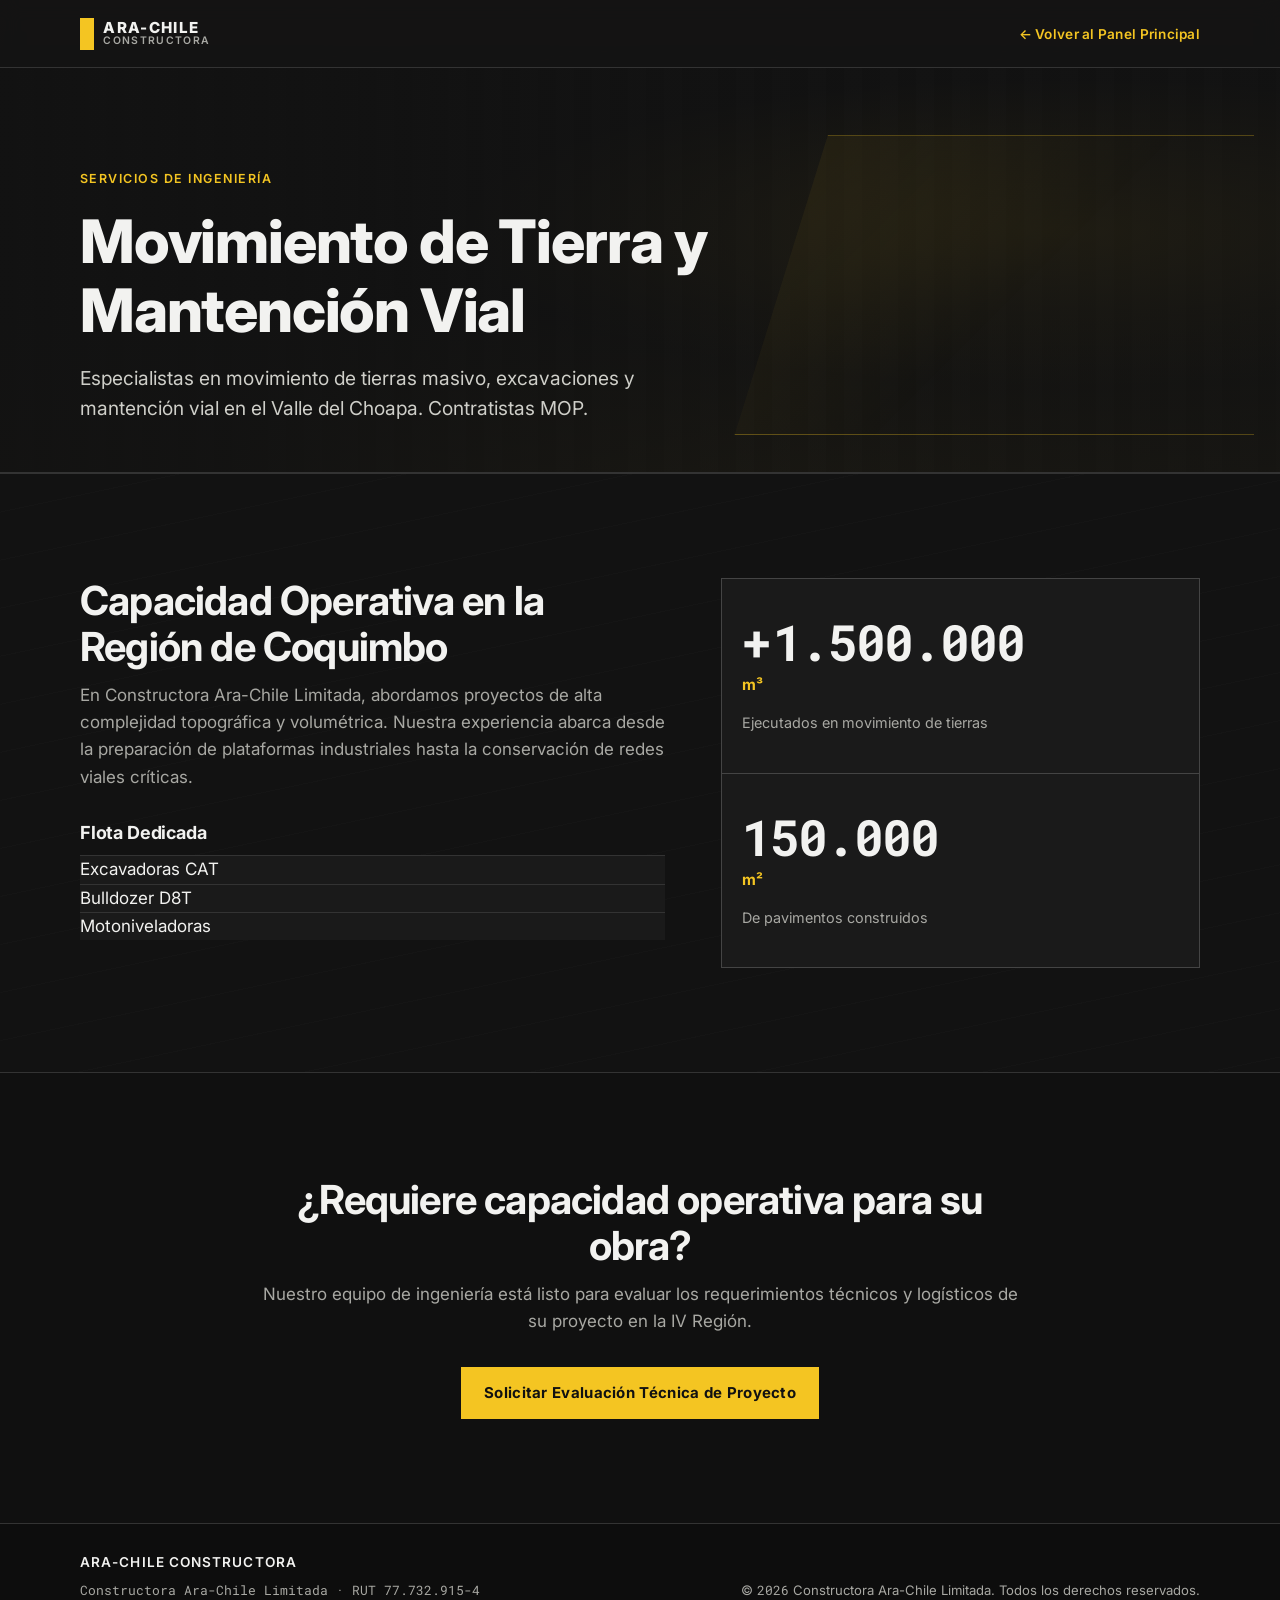
<file: servicios/movimiento-de-tierra.html>
<!DOCTYPE html>
<html lang="es-CL">
<head>
  <meta charset="UTF-8">
  <meta name="viewport" content="width=device-width, initial-scale=1">
  <title>Movimiento de Tierra y Mantención de Caminos en Coquimbo | Ara-Chile</title>
  <meta name="description" content="Especialistas en movimiento de tierras masivo, excavaciones y mantención vial en el Valle del Choapa. +1.5M m³ ejecutados. Contratistas MOP.">
  <link rel="canonical" href="https://www.ara-chile.cl/servicios/movimiento-de-tierra.html">
  <link rel="preconnect" href="https://fonts.googleapis.com">
  <link rel="preconnect" href="https://fonts.gstatic.com" crossorigin>
  <link href="https://fonts.googleapis.com/css2?family=Inter:wght@400;500;600;700;800&family=Roboto+Mono:wght@400;500;700&display=swap" rel="stylesheet">
  <link rel="stylesheet" href="../style.css">

  <script type="application/ld+json">
  {
    "@context": "https://schema.org",
    "@type": "Service",
    "serviceType": "Movimiento de Tierra y Mantención de Caminos",
    "provider": {
      "@type": "ConstructionBusiness",
      "name": "Constructora Ara-Chile Limitada",
      "url": "https://www.ara-chile.cl/"
    },
    "areaServed": {
      "@type": "State",
      "name": "Región de Coquimbo"
    },
    "description": "Especialistas en movimiento de tierras masivo, excavaciones y mantención vial en el Valle del Choapa. Contratistas MOP Obra Mayor."
  }
  </script>
</head>
<body>
  <header class="site-header">
    <div class="container header-inner">
      <a class="logo" href="../index.html" aria-label="ARA-CHILE Constructora — Inicio">
        <span class="logo-mark" aria-hidden="true"></span>
        <span class="logo-text">
          <strong>ARA-CHILE</strong>
          <span>CONSTRUCTORA</span>
        </span>
      </a>
      <nav class="site-nav" aria-label="Navegación de servicio">
        <a href="../index.html" style="font-size: 0.85rem; font-weight: 600; color: var(--accent); text-decoration: none;">&larr; Volver al Panel Principal</a>
      </nav>
    </div>
  </header>

  <main id="contenido">
    <section class="hero" style="min-height: 45svh; padding-top: 6rem; padding-bottom: 3rem;">
      <div class="hero-bg" aria-hidden="true"></div>
      <div class="container hero-content">
        <p class="hero-eyebrow">Servicios de Ingeniería</p>
        <h1 id="hero-title">Movimiento de Tierra y Mantención Vial</h1>
        <p class="hero-lead">Especialistas en movimiento de tierras masivo, excavaciones y mantención vial en el Valle del Choapa. Contratistas MOP.</p>
      </div>
    </section>

    <section class="section">
      <div class="container split">
        <div class="split-copy reveal">
          <h2 id="capacidad-operativa">Capacidad Operativa en la Región de Coquimbo</h2>
          <p>En Constructora Ara-Chile Limitada, abordamos proyectos de alta complejidad topográfica y volumétrica. Nuestra experiencia abarca desde la preparación de plataformas industriales hasta la conservación de redes viales críticas.</p>
          
          <h3 style="margin-top: 2rem;">Flota Dedicada</h3>
          <ul class="fleet-list" style="grid-template-columns: 1fr; gap: 0.5rem; background: transparent; border: none;">
            <li style="border-top: 1px solid var(--line); background: var(--bg-elevated);">Excavadoras CAT</li>
            <li style="border-top: 1px solid var(--line); background: var(--bg-elevated);">Bulldozer D8T</li>
            <li style="border-top: 1px solid var(--line); background: var(--bg-elevated);">Motoniveladoras</li>
          </ul>
        </div>

        <div class="reveal">
          <div class="stats" style="grid-template-columns: 1fr;">
            <div class="stat">
              <p class="stat-value font-mono"><span class="stat-prefix">+</span>1.500.000</p>
              <p class="stat-unit">m³</p>
              <p class="stat-label">Ejecutados en movimiento de tierras</p>
            </div>
            <div class="stat">
              <p class="stat-value font-mono">150.000</p>
              <p class="stat-unit">m²</p>
              <p class="stat-label">De pavimentos construidos</p>
            </div>
          </div>
        </div>
      </div>
    </section>

    <section class="section section-contacto" style="border-top: 1px solid var(--line);">
      <div class="container reveal" style="text-align: center; max-width: 48rem; margin-inline: auto;">
        <h2>¿Requiere capacidad operativa para su obra?</h2>
        <p style="margin-bottom: 2rem;">Nuestro equipo de ingeniería está listo para evaluar los requerimientos técnicos y logísticos de su proyecto en la IV Región.</p>
        <a class="btn btn-primary" href="https://wa.me/56956219510?text=Hola%20Ara-Chile%2C%20solicito%20evaluaci%C3%B3n%20t%C3%A9cnica%20para%20un%20proyecto%20de%20Movimiento%20de%20Tierra%20y%20Mantenci%C3%B3n%20Vial." target="_blank" rel="noopener noreferrer">Solicitar Evaluación Técnica de Proyecto</a>
      </div>
    </section>
  </main>

  <footer class="site-footer">
    <div class="container footer-inner">
      <div class="footer-brand">
        <strong>ARA-CHILE CONSTRUCTORA</strong>
        <p class="font-mono">Constructora Ara-Chile Limitada · RUT 77.732.915-4</p>
      </div>
      <p class="footer-meta">&copy; <span id="year" class="font-mono"></span> Constructora Ara-Chile Limitada. Todos los derechos reservados.</p>
    </div>
  </footer>
  <script src="../assets/js/main.js" defer></script>
</body>
</html>
</file>
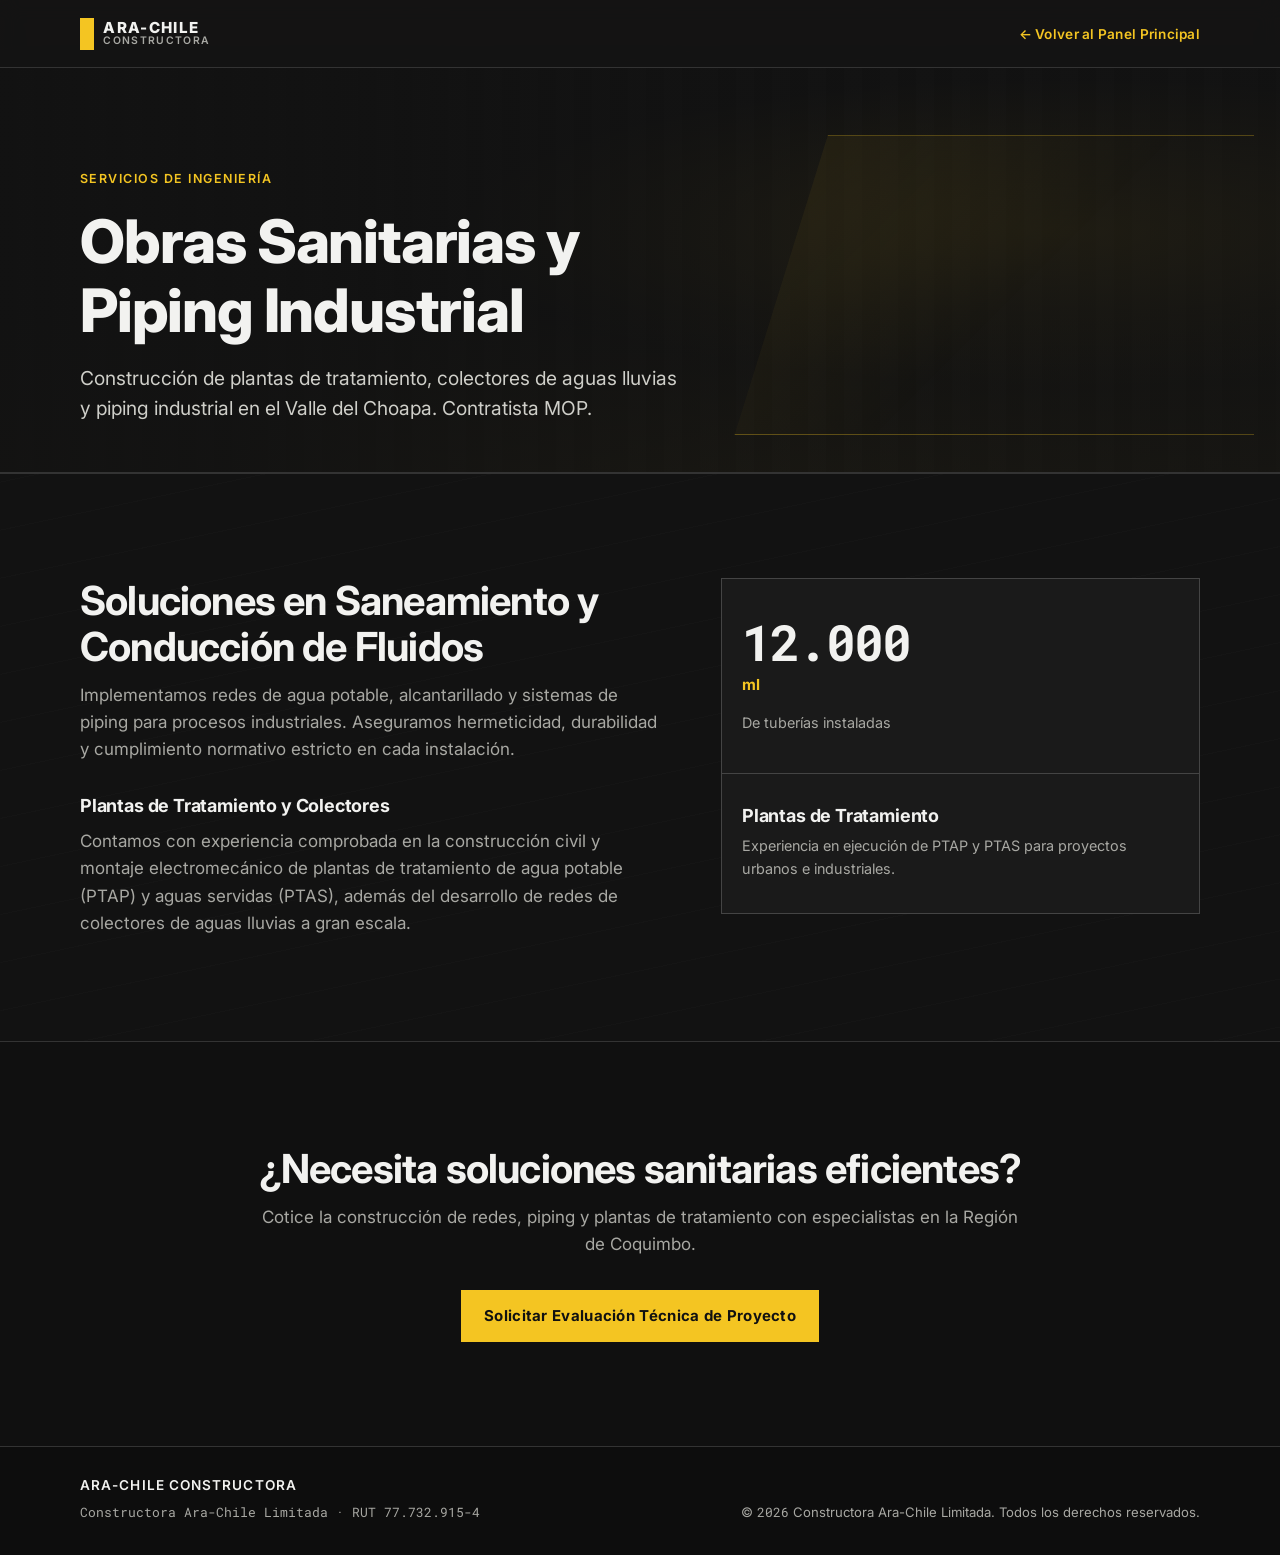
<file: servicios/obras-sanitarias-piping.html>
<!DOCTYPE html>
<html lang="es-CL">
<head>
  <meta charset="UTF-8">
  <meta name="viewport" content="width=device-width, initial-scale=1">
  <title>Obras Sanitarias, Piping y Tratamiento de Aguas en Coquimbo | Ara-Chile</title>
  <meta name="description" content="Construcción de plantas de tratamiento, colectores de aguas lluvias y piping industrial en el Valle del Choapa. Contratista MOP.">
  <link rel="canonical" href="https://www.ara-chile.cl/servicios/obras-sanitarias-piping.html">
  <link rel="preconnect" href="https://fonts.googleapis.com">
  <link rel="preconnect" href="https://fonts.gstatic.com" crossorigin>
  <link href="https://fonts.googleapis.com/css2?family=Inter:wght@400;500;600;700;800&family=Roboto+Mono:wght@400;500;700&display=swap" rel="stylesheet">
  <link rel="stylesheet" href="../style.css">

  <script type="application/ld+json">
  {
    "@context": "https://schema.org",
    "@type": "Service",
    "serviceType": "Obras Sanitarias y Piping Industrial",
    "provider": {
      "@type": "ConstructionBusiness",
      "name": "Constructora Ara-Chile Limitada",
      "url": "https://www.ara-chile.cl/"
    },
    "areaServed": {
      "@type": "State",
      "name": "Región de Coquimbo"
    },
    "description": "Construcción de plantas de tratamiento, colectores de aguas lluvias y piping industrial en el Valle del Choapa."
  }
  </script>
</head>
<body>
  <header class="site-header">
    <div class="container header-inner">
      <a class="logo" href="../index.html" aria-label="ARA-CHILE Constructora — Inicio">
        <span class="logo-mark" aria-hidden="true"></span>
        <span class="logo-text">
          <strong>ARA-CHILE</strong>
          <span>CONSTRUCTORA</span>
        </span>
      </a>
      <nav class="site-nav" aria-label="Navegación de servicio">
        <a href="../index.html" style="font-size: 0.85rem; font-weight: 600; color: var(--accent); text-decoration: none;">&larr; Volver al Panel Principal</a>
      </nav>
    </div>
  </header>

  <main id="contenido">
    <section class="hero" style="min-height: 45svh; padding-top: 6rem; padding-bottom: 3rem;">
      <div class="hero-bg" aria-hidden="true"></div>
      <div class="container hero-content">
        <p class="hero-eyebrow">Servicios de Ingeniería</p>
        <h1 id="hero-title">Obras Sanitarias y Piping Industrial</h1>
        <p class="hero-lead">Construcción de plantas de tratamiento, colectores de aguas lluvias y piping industrial en el Valle del Choapa. Contratista MOP.</p>
      </div>
    </section>

    <section class="section">
      <div class="container split">
        <div class="split-copy reveal">
          <h2>Soluciones en Saneamiento y Conducción de Fluidos</h2>
          <p>Implementamos redes de agua potable, alcantarillado y sistemas de piping para procesos industriales. Aseguramos hermeticidad, durabilidad y cumplimiento normativo estricto en cada instalación.</p>
          
          <h3 style="margin-top: 2rem;">Plantas de Tratamiento y Colectores</h3>
          <p>Contamos con experiencia comprobada en la construcción civil y montaje electromecánico de plantas de tratamiento de agua potable (PTAP) y aguas servidas (PTAS), además del desarrollo de redes de colectores de aguas lluvias a gran escala.</p>
        </div>

        <div class="reveal">
          <div class="stats" style="grid-template-columns: 1fr;">
            <div class="stat">
              <p class="stat-value font-mono">12.000</p>
              <p class="stat-unit">ml</p>
              <p class="stat-label">De tuberías instaladas</p>
            </div>
            <div class="stat" style="background: var(--bg-elevated); padding: 2rem 1.25rem;">
              <h3 style="color: var(--text); margin-bottom: 0.5rem;">Plantas de Tratamiento</h3>
              <p style="color: var(--text-muted); font-size: 0.9rem; margin: 0;">Experiencia en ejecución de PTAP y PTAS para proyectos urbanos e industriales.</p>
            </div>
          </div>
        </div>
      </div>
    </section>

    <section class="section section-contacto" style="border-top: 1px solid var(--line);">
      <div class="container reveal" style="text-align: center; max-width: 48rem; margin-inline: auto;">
        <h2>¿Necesita soluciones sanitarias eficientes?</h2>
        <p style="margin-bottom: 2rem;">Cotice la construcción de redes, piping y plantas de tratamiento con especialistas en la Región de Coquimbo.</p>
        <a class="btn btn-primary" href="https://wa.me/56956219510?text=Hola%20Ara-Chile%2C%20solicito%20evaluaci%C3%B3n%20t%C3%A9cnica%20para%20un%20proyecto%20de%20Obras%20Sanitarias%20y%20Piping." target="_blank" rel="noopener noreferrer">Solicitar Evaluación Técnica de Proyecto</a>
      </div>
    </section>
  </main>

  <footer class="site-footer">
    <div class="container footer-inner">
      <div class="footer-brand">
        <strong>ARA-CHILE CONSTRUCTORA</strong>
        <p class="font-mono">Constructora Ara-Chile Limitada · RUT 77.732.915-4</p>
      </div>
      <p class="footer-meta">&copy; <span id="year" class="font-mono"></span> Constructora Ara-Chile Limitada. Todos los derechos reservados.</p>
    </div>
  </footer>
  <script src="../assets/js/main.js" defer></script>
</body>
</html>
</file>
<file: style.css>
/* Constructora Ara-Chile — industrial / brutalist */
:root {
  --bg: #121212;
  --bg-elevated: #1a1a1a;
  --bg-soft: #222222;
  --surface: #262626;
  --line: #333333;
  --line-strong: #444444;
  --text: #f2f2f0;
  --text-muted: #a8a8a3;
  --accent: #f4c522;
  --accent-hot: #f4c522;
  --accent-ink: #111111;
  --max: 1120px;
  --gutter: clamp(1.25rem, 4vw, 2rem);
  --header-h: 4.25rem;
  --font: "Inter", system-ui, -apple-system, sans-serif;
  --font-mono: "Roboto Mono", ui-monospace, SFMono-Regular, Menlo, Monaco, Consolas, monospace;
  --ease: cubic-bezier(0.22, 1, 0.36, 1);
}

*,
*::before,
*::after {
  box-sizing: border-box;
}

html {
  scroll-behavior: smooth;
}

body {
  margin: 0;
  font-family: var(--font);
  font-size: 1.0625rem;
  line-height: 1.6;
  color: var(--text);
  background:
    linear-gradient(180deg, rgba(244, 197, 34, 0.03), transparent 28%),
    repeating-linear-gradient(
      -12deg,
      transparent,
      transparent 46px,
      rgba(255, 255, 255, 0.01) 46px,
      rgba(255, 255, 255, 0.01) 47px
    ),
    var(--bg);
  -webkit-font-smoothing: antialiased;
  text-rendering: optimizeLegibility;
}

body.nav-open,
body.modal-open,
body.lightbox-open {
  overflow: hidden;
}

img {
  max-width: 100%;
  display: block;
}

a {
  color: inherit;
  text-decoration-thickness: 1px;
  text-underline-offset: 0.2em;
}

a:hover {
  color: var(--accent);
}

h1,
h2,
h3 {
  line-height: 1.15;
  letter-spacing: -0.02em;
  margin: 0 0 0.75rem;
  font-weight: 700;
}

h1 {
  font-size: clamp(2.15rem, 5.5vw, 3.75rem);
  max-width: 16ch;
  font-weight: 800;
}

h2 {
  font-size: clamp(1.75rem, 3.5vw, 2.5rem);
}

h3 {
  font-size: 1.125rem;
  letter-spacing: -0.01em;
}

p {
  margin: 0 0 1rem;
  color: var(--text-muted);
}

p:last-child {
  margin-bottom: 0;
}

strong {
  color: var(--text);
  font-weight: 600;
}

ul {
  margin: 0;
  padding: 0;
  list-style: none;
}

.font-mono {
  font-family: var(--font-mono);
}

.container {
  width: min(100% - (var(--gutter) * 2), var(--max));
  margin-inline: auto;
}

.skip-link {
  position: absolute;
  left: var(--gutter);
  top: -100px;
  z-index: 1000;
  background: var(--accent);
  color: var(--accent-ink);
  padding: 0.65rem 1rem;
  font-weight: 700;
  text-decoration: none;
}

.skip-link:focus {
  top: 0.75rem;
}

/* Reveal On-Scroll */
.reveal {
  opacity: 0;
  transform: translateY(30px);
  transition: opacity 0.8s var(--ease), transform 0.8s var(--ease);
  will-change: opacity, transform;
}

.reveal.is-visible {
  opacity: 1;
  transform: translateY(0);
}

/* Header */
.site-header {
  position: sticky;
  top: 0;
  z-index: 100;
  height: var(--header-h);
  border-bottom: 1px solid var(--line);
  background: rgba(20, 20, 20, 0.92);
  backdrop-filter: blur(10px);
}

.header-inner {
  height: 100%;
  display: flex;
  align-items: center;
  justify-content: space-between;
  gap: 1rem;
}

.logo {
  display: inline-flex;
  align-items: center;
  gap: 0.75rem;
  text-decoration: none;
  color: var(--text);
}

.logo:hover {
  color: var(--text);
}

.logo-mark {
  width: 0.7rem;
  height: 2rem;
  background: var(--accent);
  box-shadow: 3px 0 0 var(--accent-hot);
}

.logo-text {
  display: flex;
  flex-direction: column;
  line-height: 1.05;
  letter-spacing: 0.08em;
  text-transform: uppercase;
}

.logo-text strong {
  font-size: 0.95rem;
  font-weight: 800;
}

.logo-text span {
  font-size: 0.65rem;
  color: var(--text-muted);
  font-weight: 600;
}

.site-nav ul {
  display: flex;
  gap: 1.35rem;
  align-items: center;
}

.site-nav a {
  text-decoration: none;
  font-size: 0.875rem;
  font-weight: 500;
  letter-spacing: 0.02em;
  color: var(--text-muted);
}

.site-nav a:hover,
.site-nav a:focus-visible {
  color: var(--accent);
}

.btn-mandantes {
  display: inline-flex;
  align-items: center;
  justify-content: center;
  min-height: 2.4rem;
  padding: 0.45rem 0.85rem;
  border: 1px solid var(--accent);
  background: transparent;
  color: var(--accent);
  font-family: inherit;
  font-size: 0.75rem;
  font-weight: 700;
  letter-spacing: 0.02em;
  cursor: pointer;
  transition: background 0.25s var(--ease), color 0.25s var(--ease);
}

.btn-mandantes:hover,
.btn-mandantes:focus-visible {
  background: var(--accent);
  color: var(--accent-ink);
  outline: none;
}

.nav-toggle {
  display: none;
  width: 2.5rem;
  height: 2.5rem;
  border: 1px solid var(--line-strong);
  background: transparent;
  padding: 0;
  cursor: pointer;
}

.nav-toggle span {
  display: block;
  width: 1.1rem;
  height: 2px;
  margin: 0.28rem auto;
  background: var(--text);
}

/* Buttons */
.btn {
  display: inline-flex;
  align-items: center;
  justify-content: center;
  min-height: 3rem;
  padding: 0.8rem 1.35rem;
  font-family: inherit;
  font-size: 0.9375rem;
  font-weight: 700;
  letter-spacing: 0.02em;
  text-decoration: none;
  border: 1px solid transparent;
  transition: transform 0.25s var(--ease), background 0.25s var(--ease), color 0.25s var(--ease), border-color 0.25s var(--ease);
}

.btn:hover {
  transform: translateY(-1px);
}

.btn-primary {
  background: var(--accent);
  color: var(--accent-ink);
}

.btn-primary:hover {
  background: #ffc933;
  color: var(--accent-ink);
}

.btn-ghost {
  border-color: var(--line-strong);
  color: var(--text);
  background: transparent;
}

.btn-ghost:hover {
  border-color: var(--accent);
  color: var(--accent);
}

/* Sections */
.section {
  padding: clamp(4rem, 9vw, 6.5rem) 0;
  border-top: 1px solid var(--line);
}

.section-label {
  margin: 0 0 0.65rem;
  font-size: 0.75rem;
  font-weight: 700;
  letter-spacing: 0.16em;
  text-transform: uppercase;
  color: var(--accent);
}

.section-head {
  margin-bottom: clamp(2rem, 5vw, 3rem);
  max-width: 42rem;
}

.section-head-inline {
  display: grid;
  gap: 1rem;
  max-width: none;
}

.section-intro {
  margin-top: 0.75rem;
  max-width: 38rem;
}

/* Hero */
.hero {
  position: relative;
  min-height: calc(100svh - var(--header-h));
  display: grid;
  align-items: end;
  padding: clamp(3rem, 8vw, 6rem) 0 clamp(3.5rem, 8vw, 5.5rem);
  overflow: hidden;
  border-bottom: 1px solid var(--line);
}

.hero-bg {
  position: absolute;
  inset: -10% -10% -10% -10%;
  background:
    linear-gradient(105deg, rgba(18, 18, 18, 0.92) 28%, rgba(18, 18, 18, 0.55) 62%, rgba(18, 18, 18, 0.75)),
    linear-gradient(0deg, rgba(244, 197, 34, 0.08), transparent 42%),
    radial-gradient(ellipse 70% 55% at 78% 42%, rgba(244, 197, 34, 0.15), transparent 58%),
    repeating-linear-gradient(
      90deg,
      #141414 0,
      #141414 18px,
      #111111 18px,
      #111111 36px
    );
  z-index: 0;
  transform: translateZ(0);
  will-change: transform;
}

.hero-bg::after {
  content: "";
  position: absolute;
  right: 10%;
  top: 22%;
  width: min(48vw, 520px);
  height: 62%;
  border: 1px solid rgba(244, 197, 34, 0.28);
  border-right: 0;
  clip-path: polygon(18% 0, 100% 0, 100% 100%, 0 100%);
  background: linear-gradient(135deg, rgba(244, 197, 34, 0.08), transparent 55%);
  animation: frame-in 1.1s var(--ease) both;
}

.hero-content {
  position: relative;
  z-index: 1;
}

.hero-eyebrow {
  margin: 0 0 1.1rem;
  font-size: 0.78rem;
  font-weight: 600;
  letter-spacing: 0.12em;
  text-transform: uppercase;
  color: var(--accent);
}

.hero-lead {
  max-width: 38rem;
  margin: 1.1rem 0 1.75rem;
  font-size: clamp(1.05rem, 2vw, 1.2rem);
  color: #cfcfc9;
}

.hero-cta {
  display: flex;
  flex-wrap: wrap;
  gap: 0.85rem;
}

.hero-content h1,
.hero-lead,
.hero-eyebrow,
.hero-cta {
  animation: rise 0.85s var(--ease) both;
}

.hero-lead {
  animation-delay: 0.08s;
}

.hero-cta {
  animation-delay: 0.16s;
}

@keyframes rise {
  from {
    opacity: 0;
    transform: translateY(18px);
  }
  to {
    opacity: 1;
    transform: translateY(0);
  }
}

@keyframes frame-in {
  from {
    opacity: 0;
    transform: translateX(24px);
  }
  to {
    opacity: 1;
    transform: translateX(0);
  }
}

/* Nosotros */
.section-nosotros {
  background: linear-gradient(180deg, #171717, var(--bg));
}

.split {
  display: grid;
  gap: clamp(2rem, 5vw, 3.5rem);
}

.split-copy {
  max-width: 38rem;
}

.pillars {
  display: grid;
  gap: 1px;
  background: var(--line);
  border: 1px solid var(--line);
}

.pillars li {
  background: var(--bg-elevated);
  padding: 1.35rem 1.25rem;
}

.pillar-num {
  display: block;
  margin-bottom: 0.7rem;
  font-size: 0.75rem;
  font-weight: 700;
  letter-spacing: 0.12em;
  color: var(--accent-hot);
}

.pillars h3 {
  margin-bottom: 0.4rem;
}

/* Especialidades */
.specialty-grid {
  display: grid;
  grid-template-columns: repeat(2, minmax(0, 1fr));
  gap: 1px;
  background: var(--line);
  border: 1px solid var(--line);
}

.specialty-grid article {
  background: var(--bg-elevated);
  padding: 1.5rem 1.25rem;
  border: 1px solid transparent;
  transition: background 0.3s var(--ease), border-color 0.3s var(--ease), transform 0.3s var(--ease), box-shadow 0.3s var(--ease);
}

.specialty-grid article:hover {
  background: var(--bg-soft);
  border-color: var(--accent);
  transform: translateY(-5px);
  box-shadow: 0 10px 30px -10px rgba(244, 197, 34, 0.15);
  z-index: 2;
  position: relative;
}

.specialty-grid h3 {
  position: relative;
  padding-left: 0.9rem;
}

.specialty-grid h3::before {
  content: "";
  position: absolute;
  left: 0;
  top: 0.2em;
  width: 0.35rem;
  height: 0.9em;
  background: var(--accent);
}

.specialty-wide {
  grid-column: 1 / -1;
}

/* Stats */
.section-experiencia {
  background:
    linear-gradient(90deg, rgba(245, 180, 0, 0.07), transparent 40%),
    var(--bg-elevated);
}

.stats {
  display: grid;
  grid-template-columns: repeat(3, minmax(0, 1fr));
  gap: 1px;
  background: var(--line-strong);
  border: 1px solid var(--line-strong);
}

.stat {
  background: #1a1a1a;
  padding: clamp(1.5rem, 4vw, 2.4rem) 1.25rem;
  text-align: left;
}

.stat-value {
  margin: 0;
  font-size: clamp(2rem, 5vw, 3.15rem);
  font-weight: 800;
  letter-spacing: -0.04em;
  color: var(--text);
  line-height: 1;
}

.stat-unit {
  margin: 0.35rem 0 0.85rem;
  font-size: 0.95rem;
  font-weight: 700;
  color: var(--accent);
}

.stat-label {
  margin: 0;
  font-size: 0.9rem;
  color: var(--text-muted);
}

/* Maquinaria */
/* Filtro dinámico de flota B2B */
.fleet-filter {
  display: flex;
  flex-wrap: wrap;
  gap: 0.55rem;
  margin-bottom: 1.35rem;
}

.fleet-filter-btn {
  min-height: 2.5rem;
  padding: 0.45rem 0.9rem;
  border: 1px solid var(--line-strong);
  background: transparent;
  color: var(--text-muted);
  font-family: inherit;
  font-size: 0.8rem;
  font-weight: 600;
  letter-spacing: 0.02em;
  cursor: pointer;
  transition: background 0.2s var(--ease), color 0.2s var(--ease), border-color 0.2s var(--ease);
}

.fleet-filter-btn:hover {
  border-color: var(--accent);
  color: var(--accent);
}

.fleet-filter-btn.is-active {
  background: var(--accent);
  border-color: var(--accent);
  color: var(--accent-ink);
}

.fleet-catalog {
  display: grid;
  grid-template-columns: repeat(3, minmax(0, 1fr));
  gap: 1px;
  background: var(--line);
  border: 1px solid var(--line);
}

.fleet-card {
  display: flex;
  flex-direction: column;
  gap: 0.65rem;
  background: var(--bg-elevated);
  padding: 1.35rem 1.15rem;
  border: 1px solid var(--line);
  border-top: 3px solid var(--accent-hot);
  content-visibility: auto;
  contain: layout paint style;
  transition: transform 0.3s var(--ease), border-color 0.3s var(--ease), box-shadow 0.3s var(--ease);
}

.fleet-card:hover {
  border-color: var(--accent);
  transform: translateY(-5px);
  box-shadow: 0 10px 30px -10px rgba(244, 197, 34, 0.15);
  z-index: 2;
  position: relative;
}

.fleet-card.is-hidden {
  display: none;
}

.fleet-card-top {
  display: flex;
  align-items: flex-start;
  justify-content: space-between;
  gap: 0.75rem;
}

.fleet-qty {
  font-size: 0.85rem;
  font-weight: 800;
  color: var(--text);
  letter-spacing: 0.04em;
}

.fleet-badge {
  display: inline-block;
  max-width: 100%;
  padding: 0.28rem 0.55rem;
  font-size: 0.68rem;
  font-weight: 700;
  letter-spacing: 0.06em;
  text-transform: uppercase;
  line-height: 1.3;
}

.fleet-badge--mop {
  background: rgba(232, 93, 4, 0.18);
  color: #ff9a4d;
  border: 1px solid rgba(232, 93, 4, 0.45);
}

.fleet-badge--arriendo {
  background: rgba(245, 180, 0, 0.16);
  color: var(--accent);
  border: 1px solid rgba(245, 180, 0, 0.45);
}

.fleet-badge--mantencion {
  background: rgba(168, 168, 163, 0.14);
  color: #cfcfc9;
  border: 1px solid rgba(168, 168, 163, 0.35);
}

.fleet-name {
  margin: 0;
  font-size: 1.05rem;
}

.fleet-meta {
  margin: 0;
  font-size: 0.88rem;
  flex-grow: 1;
}

.fleet-cta {
  margin-top: 0.35rem;
  width: 100%;
  font-size: 0.82rem;
  min-height: 2.65rem;
  padding-inline: 0.85rem;
}

.fleet-empty {
  margin-top: 1rem;
  padding: 1rem;
  border: 1px dashed var(--line-strong);
  color: var(--text-muted);
  font-size: 0.92rem;
}

/* Acreditaciones */
.cred-grid {
  display: grid;
  grid-template-columns: 1.35fr 1fr 1fr;
  gap: 1px;
  background: var(--line);
  border: 1px solid var(--line);
}

.cred {
  background: var(--bg-elevated);
  padding: 1.75rem 1.35rem;
  min-height: 10rem;
  display: flex;
  flex-direction: column;
  justify-content: flex-end;
}

.cred h3 {
  margin-bottom: 0.4rem;
}

.cred p {
  margin: 0;
}

.cred-featured {
  background:
    linear-gradient(145deg, rgba(245, 180, 0, 0.18), transparent 55%),
    #1f1c12;
  border-left: 4px solid var(--accent);
}

.cred-tag {
  display: inline-block;
  margin-bottom: auto;
  align-self: flex-start;
  padding: 0.25rem 0.55rem;
  font-size: 0.7rem;
  font-weight: 700;
  letter-spacing: 0.1em;
  text-transform: uppercase;
  color: var(--accent-ink);
  background: var(--accent);
}

/* ---------- Presencia Territorial ---------- */
.section-presencia {
  background: #0f0f0f;
  position: relative;
  overflow: hidden;
}

.map-container {
  position: relative;
  height: 400px;
  margin-top: 2rem;
  border: 1px solid var(--line);
  background: #141414;
}

.map-grid {
  position: absolute;
  inset: 0;
  background-image: 
    linear-gradient(var(--line) 1px, transparent 1px),
    linear-gradient(90deg, var(--line) 1px, transparent 1px);
  background-size: 40px 40px;
  background-position: center center;
  opacity: 0.4;
}

.map-points {
  position: absolute;
  inset: 0;
}

.map-point {
  position: absolute;
  display: flex;
  align-items: center;
  gap: 0.75rem;
  transform: translate(-50%, -50%);
}

.point-coquimbo { top: 25%; left: 35%; }
.point-choapa { top: 55%; left: 55%; }
.point-canela { top: 75%; left: 45%; }

.point-dot {
  position: relative;
  width: 12px;
  height: 12px;
  background: var(--accent);
  border-radius: 50%;
  box-shadow: 0 0 10px var(--accent);
}

.point-dot::after {
  content: "";
  position: absolute;
  inset: -6px;
  border-radius: 50%;
  border: 2px solid var(--accent);
  animation: pulse-ring 2s cubic-bezier(0.215, 0.61, 0.355, 1) infinite;
}

.point-label {
  font-size: 0.75rem;
  font-weight: 700;
  letter-spacing: 0.08em;
  color: var(--text);
  background: rgba(20, 20, 20, 0.8);
  padding: 0.25rem 0.5rem;
  border: 1px solid var(--line-strong);
}

@keyframes pulse-ring {
  0% { transform: scale(0.5); opacity: 1; }
  100% { transform: scale(2.5); opacity: 0; }
}

/* Contacto */
.section-contacto {
  background: #101010;
}

.contacto-grid {
  display: grid;
  gap: 2rem;
  align-items: start;
}

.contacto-grid .btn {
  margin-top: 0.5rem;
}

.contact-card {
  font-style: normal;
  background: var(--bg-elevated);
  border: 1px solid var(--line);
  border-top: 3px solid var(--accent);
  padding: 1.5rem 1.35rem;
}

.contact-card a {
  text-decoration: none;
  color: var(--text);
}

.contact-card a:hover {
  color: var(--accent);
}

.contact-card p + p {
  margin-top: 0.85rem;
}

/* Footer */
.site-footer {
  border-top: 1px solid var(--line);
  padding: 1.75rem 0 2rem;
  background: #0d0d0d;
}

.footer-inner {
  display: flex;
  flex-wrap: wrap;
  gap: 1rem;
  justify-content: space-between;
  align-items: end;
}

.footer-brand strong {
  display: block;
  letter-spacing: 0.08em;
  font-size: 0.85rem;
}

.footer-brand p,
.footer-meta {
  margin: 0.35rem 0 0;
  font-size: 0.82rem;
  color: var(--text-muted);
}

/* Responsive */
@media (min-width: 768px) {
  .split {
    grid-template-columns: 1.1fr 0.9fr;
    align-items: start;
  }

  .section-head-inline {
    grid-template-columns: 1.2fr 0.8fr;
    align-items: end;
  }

  .contacto-grid {
    grid-template-columns: 1.1fr 0.9fr;
  }
}

@media (min-width: 900px) {
  .specialty-grid {
    grid-template-columns: repeat(3, minmax(0, 1fr));
  }

  .specialty-wide {
    grid-column: auto;
  }
}

@media (max-width: 900px) {
  .fleet-catalog {
    grid-template-columns: repeat(2, minmax(0, 1fr));
  }

  .cred-grid {
    grid-template-columns: 1fr;
  }
}

@media (max-width: 760px) {
  .nav-toggle {
    display: inline-block;
  }

  .site-nav {
    position: fixed;
    inset: var(--header-h) 0 auto 0;
    background: rgba(14, 14, 14, 0.98);
    border-bottom: 1px solid var(--line);
    padding: 1rem var(--gutter) 1.25rem;
    transform: translateY(-120%);
    opacity: 0;
    pointer-events: none;
    transition: transform 0.3s var(--ease), opacity 0.3s var(--ease);
  }

  .site-nav.is-open {
    transform: translateY(0);
    opacity: 1;
    pointer-events: auto;
  }

  .site-nav ul {
    flex-direction: column;
    align-items: flex-start;
    gap: 0.85rem;
  }

  .site-nav a {
    font-size: 1.05rem;
    color: var(--text);
  }

  .stats {
    grid-template-columns: 1fr;
  }

  .specialty-grid {
    grid-template-columns: 1fr;
  }

  .hero-bg::after {
    width: 70vw;
    opacity: 0.55;
  }
}

@media (max-width: 480px) {
  .fleet-catalog {
    grid-template-columns: 1fr;
  }

  .hero-cta {
    flex-direction: column;
    align-items: stretch;
  }
}

/* ---------- Fase 2: Portafolio ---------- */
.section-portafolio {
  background: linear-gradient(180deg, var(--bg), #121212);
}

.gallery-grid {
  display: grid;
  grid-template-columns: repeat(3, minmax(0, 1fr));
  gap: 1px;
  background: var(--line);
  border: 1px solid var(--line);
}

.gallery-item {
  margin: 0;
  background: var(--bg-elevated);
  display: flex;
  flex-direction: column;
}

.gallery-trigger {
  display: block;
  width: 100%;
  padding: 0;
  border: 0;
  background: transparent;
  cursor: zoom-in;
  overflow: hidden;
  aspect-ratio: 3 / 2;
}

.gallery-trigger .img-lightbox {
  width: 100%;
  height: 100%;
  object-fit: cover;
  transition: transform 0.45s var(--ease), filter 0.45s var(--ease);
  filter: saturate(0.92) contrast(1.05);
}

.gallery-trigger:hover .img-lightbox,
.gallery-trigger:focus-visible .img-lightbox {
  transform: scale(1.04);
  filter: saturate(1) contrast(1.08);
}

.gallery-item figcaption {
  padding: 0.85rem 1rem;
  font-size: 0.85rem;
  font-weight: 600;
  letter-spacing: 0.04em;
  text-transform: uppercase;
  color: var(--text-muted);
  border-top: 1px solid var(--line);
}

.stat-prefix {
  margin-right: 0.05em;
}

.counter {
  font-variant-numeric: tabular-nums;
}

/* ---------- Modal Mandantes ---------- */
.modal-mandantes {
  width: min(100% - 2rem, 440px);
  padding: 0;
  border: 1px solid var(--line-strong);
  background: transparent;
  color: var(--text);
}

.modal-mandantes::backdrop {
  background: rgba(8, 8, 8, 0.78);
  backdrop-filter: blur(4px);
  opacity: 0;
  transition: opacity 0.28s var(--ease);
}

.modal-mandantes[open]::backdrop {
  opacity: 1;
}

.modal-mandantes[open] {
  animation: modal-in 0.32s var(--ease);
}

.modal-panel {
  position: relative;
  background:
    linear-gradient(160deg, rgba(245, 180, 0, 0.08), transparent 40%),
    var(--bg-elevated);
  border-top: 3px solid var(--accent);
  padding: 1.75rem 1.5rem 1.5rem;
}

.modal-close {
  position: absolute;
  top: 0.65rem;
  right: 0.65rem;
  width: 2.25rem;
  height: 2.25rem;
  border: 1px solid var(--line-strong);
  background: transparent;
  color: var(--text);
  font-size: 1.5rem;
  line-height: 1;
  cursor: pointer;
}

.modal-close:hover {
  border-color: var(--accent);
  color: var(--accent);
}

.modal-lead {
  margin-bottom: 1.35rem;
}

.mandantes-form {
  display: grid;
  gap: 1rem;
}

.form-field {
  display: grid;
  gap: 0.4rem;
}

.form-field label {
  font-size: 0.8rem;
  font-weight: 600;
  letter-spacing: 0.04em;
  text-transform: uppercase;
  color: var(--text-muted);
}

.form-field input {
  width: 100%;
  min-height: 2.85rem;
  padding: 0.65rem 0.85rem;
  border: 1px solid var(--line-strong);
  background: #121212;
  color: var(--text);
  font-family: inherit;
  font-size: 1rem;
}

.form-field input:focus {
  outline: 2px solid var(--accent);
  outline-offset: 1px;
  border-color: var(--accent);
}

.btn-block {
  width: 100%;
}

.form-help {
  margin: 0;
  font-size: 0.82rem;
  color: var(--text-muted);
}

.form-help a {
  color: var(--accent);
  text-decoration: none;
}

.form-help a:hover {
  text-decoration: underline;
}

@keyframes modal-in {
  from {
    opacity: 0;
    transform: translateY(12px) scale(0.98);
  }
  to {
    opacity: 1;
    transform: translateY(0) scale(1);
  }
}

/* ---------- Lightbox ---------- */
.lightbox {
  position: fixed;
  inset: 0;
  z-index: 300;
  display: grid;
  place-items: center;
  padding: var(--gutter);
  background: rgba(0, 0, 0, 0.88);
  opacity: 0;
  visibility: hidden;
  transition: opacity 0.28s var(--ease), visibility 0.28s var(--ease);
}

.lightbox.is-open {
  opacity: 1;
  visibility: visible;
}

.lightbox[hidden] {
  display: none;
}

.lightbox.is-open[hidden] {
  display: grid;
}

.lightbox-close {
  position: absolute;
  top: 1rem;
  right: 1rem;
  z-index: 2;
  width: 2.75rem;
  height: 2.75rem;
  border: 1px solid rgba(255, 255, 255, 0.35);
  background: rgba(20, 20, 20, 0.7);
  color: #fff;
  font-size: 1.75rem;
  line-height: 1;
  cursor: pointer;
}

.lightbox-close:hover {
  border-color: var(--accent);
  color: var(--accent);
}

.lightbox-figure {
  margin: 0;
  max-width: min(100%, 1100px);
  max-height: calc(100vh - 4rem);
  display: flex;
  flex-direction: column;
  align-items: center;
  gap: 0.75rem;
  transform: scale(0.96);
  transition: transform 0.28s var(--ease);
}

.lightbox.is-open .lightbox-figure {
  transform: scale(1);
}

.lightbox-figure img {
  max-width: 100%;
  max-height: calc(100vh - 7rem);
  width: auto;
  height: auto;
  object-fit: contain;
  border: 1px solid var(--line-strong);
  box-shadow: 0 24px 60px rgba(0, 0, 0, 0.55);
}

.lightbox-figure figcaption {
  font-size: 0.9rem;
  color: #d4d4ce;
  text-align: center;
}

/* ---------- WhatsApp flotante ---------- */
.wa-float {
  position: fixed;
  right: 1.15rem;
  bottom: 1.15rem;
  z-index: 90;
  display: inline-flex;
  align-items: center;
  gap: 0.55rem;
  min-height: 3.15rem;
  padding: 0.65rem 1rem 0.65rem 0.75rem;
  border-radius: 999px;
  background: #25d366;
  color: #083b1a;
  font-weight: 700;
  font-size: 0.88rem;
  text-decoration: none;
  box-shadow: 0 10px 28px rgba(0, 0, 0, 0.35);
  transition: transform 0.25s var(--ease), background 0.25s var(--ease);
}

.wa-float:hover {
  color: #052812;
  background: #2fe574;
  transform: translateY(-2px);
}

.wa-float svg {
  width: 1.55rem;
  height: 1.55rem;
  flex-shrink: 0;
}

@media (max-width: 900px) {
  .gallery-grid {
    grid-template-columns: repeat(2, minmax(0, 1fr));
  }
}

@media (max-width: 760px) {
  .btn-mandantes {
    width: 100%;
    justify-content: flex-start;
    margin-top: 0.35rem;
  }

  .gallery-grid {
    grid-template-columns: 1fr;
  }

  .wa-float span {
    position: absolute;
    width: 1px;
    height: 1px;
    overflow: hidden;
    clip: rect(0, 0, 0, 0);
  }

  .wa-float {
    width: 3.35rem;
    height: 3.35rem;
    padding: 0;
    justify-content: center;
    border-radius: 50%;
  }
}

@media (prefers-reduced-motion: reduce) {
  html {
    scroll-behavior: auto;
  }

  *,
  *::before,
  *::after {
    animation: none !important;
    transition: none !important;
  }
}
</file>
